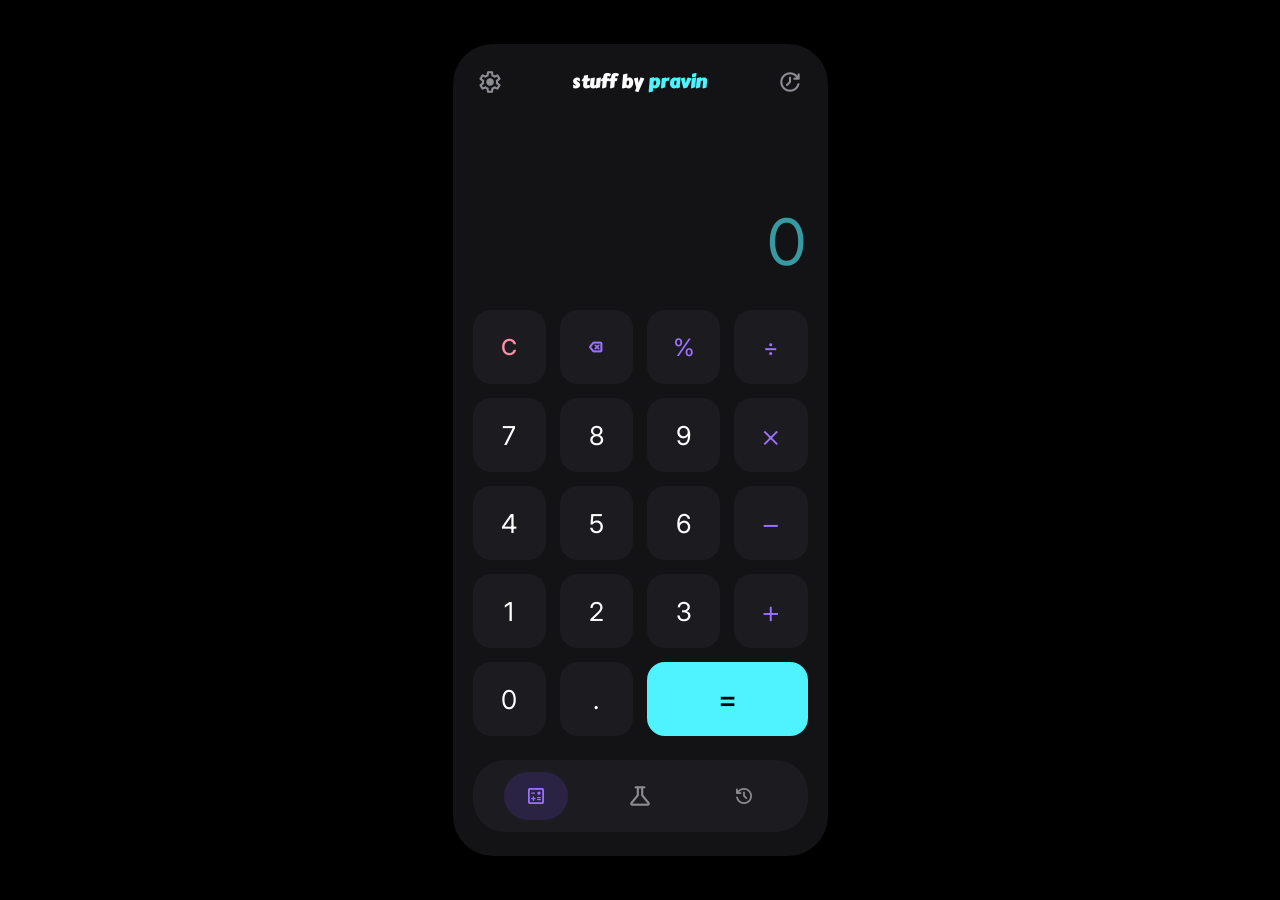
<file: calculator/index.html>
<!DOCTYPE html>
<html lang="en">
<head>
    <meta charset="UTF-8">
    <meta name="viewport" content="width=device-width, initial-scale=1.0">
    <title>Pravins calc</title>
    <link rel="stylesheet" href="styles.css">
    <link rel="preconnect" href="https://fonts.googleapis.com">
    <link rel="preconnect" href="https://fonts.gstatic.com" crossorigin>
    <link href="https://fonts.googleapis.com/css2?family=Inter:wght@300;400;500;600&display=swap" rel="stylesheet">
    <link rel="preconnect" href="https://fonts.googleapis.com">
<link rel="preconnect" href="https://fonts.gstatic.com" crossorigin>
<link href="https://fonts.googleapis.com/css2?family=Carter+One&family=Josefin+Sans:ital,wght@0,100..700;1,100..700&display=swap" rel="stylesheet">
    <link href="https://fonts.googleapis.com/css2?family=Material+Symbols+Rounded:opsz,wght,FILL,GRAD@24,400,0,0" rel="stylesheet" />
</head>
<body>
    <div class="app-container">
        <!-- Top Header -->
        <header class="header">
            <span class="material-symbols-rounded icon">settings</span>
            <h1 class="title">stuff by <span>pravin</span></h1>
            <span class="material-symbols-rounded icon" style="transform: scaleX(-1);">history</span>
        </header>

        <!-- Display Area -->
        <div class="display">
            <input type="text" class="current-result" placeholder="0" >
        </div>

        <!-- Keypad Grid -->
        <div class="keypad">
            <button class="key key-clear">C</button>
            <button class="key key-op">
                <span class="material-symbols-rounded" style="font-size: 20px; font-weight: 600;">backspace</span>
            </button>
            <button class="key key-op">%</button>
            <button class="key key-op">&divide;</button>

            <button class="key">7</button>
            <button class="key">8</button>
            <button class="key">9</button>
            <button class="key key-op" style="font-size: 32px; font-weight: 300;">&times;</button>

            <button class="key">4</button>
            <button class="key">5</button>
            <button class="key">6</button>
            <button class="key key-op" style="font-size: 32px; font-weight: 300;">&minus;</button>

            <button class="key">1</button>
            <button class="key">2</button>
            <button class="key">3</button>
            <button class="key key-op" style="font-size: 32px; font-weight: 300;">&plus;</button>

            <button class="key">0</button>
            <button class="key">.</button>
            <button class="key key-equals">=</button>
        </div>

        <!-- Bottom Navigation -->
        <nav class="bottom-nav">
            <div class="nav-item active">
                <span class="material-symbols-rounded" style="font-size: 22px;">calculate</span>
            </div>
            <div class="nav-item">
                <span class="material-symbols-rounded" style="font-size: 26px;">science</span>
            </div>
            <div class="nav-item">
                <span class="material-symbols-rounded" style="font-size: 22px;">history</span>
            </div>
        </nav>
    </div>
    <script src="script.js"></script>
</body>
</html>
</file>
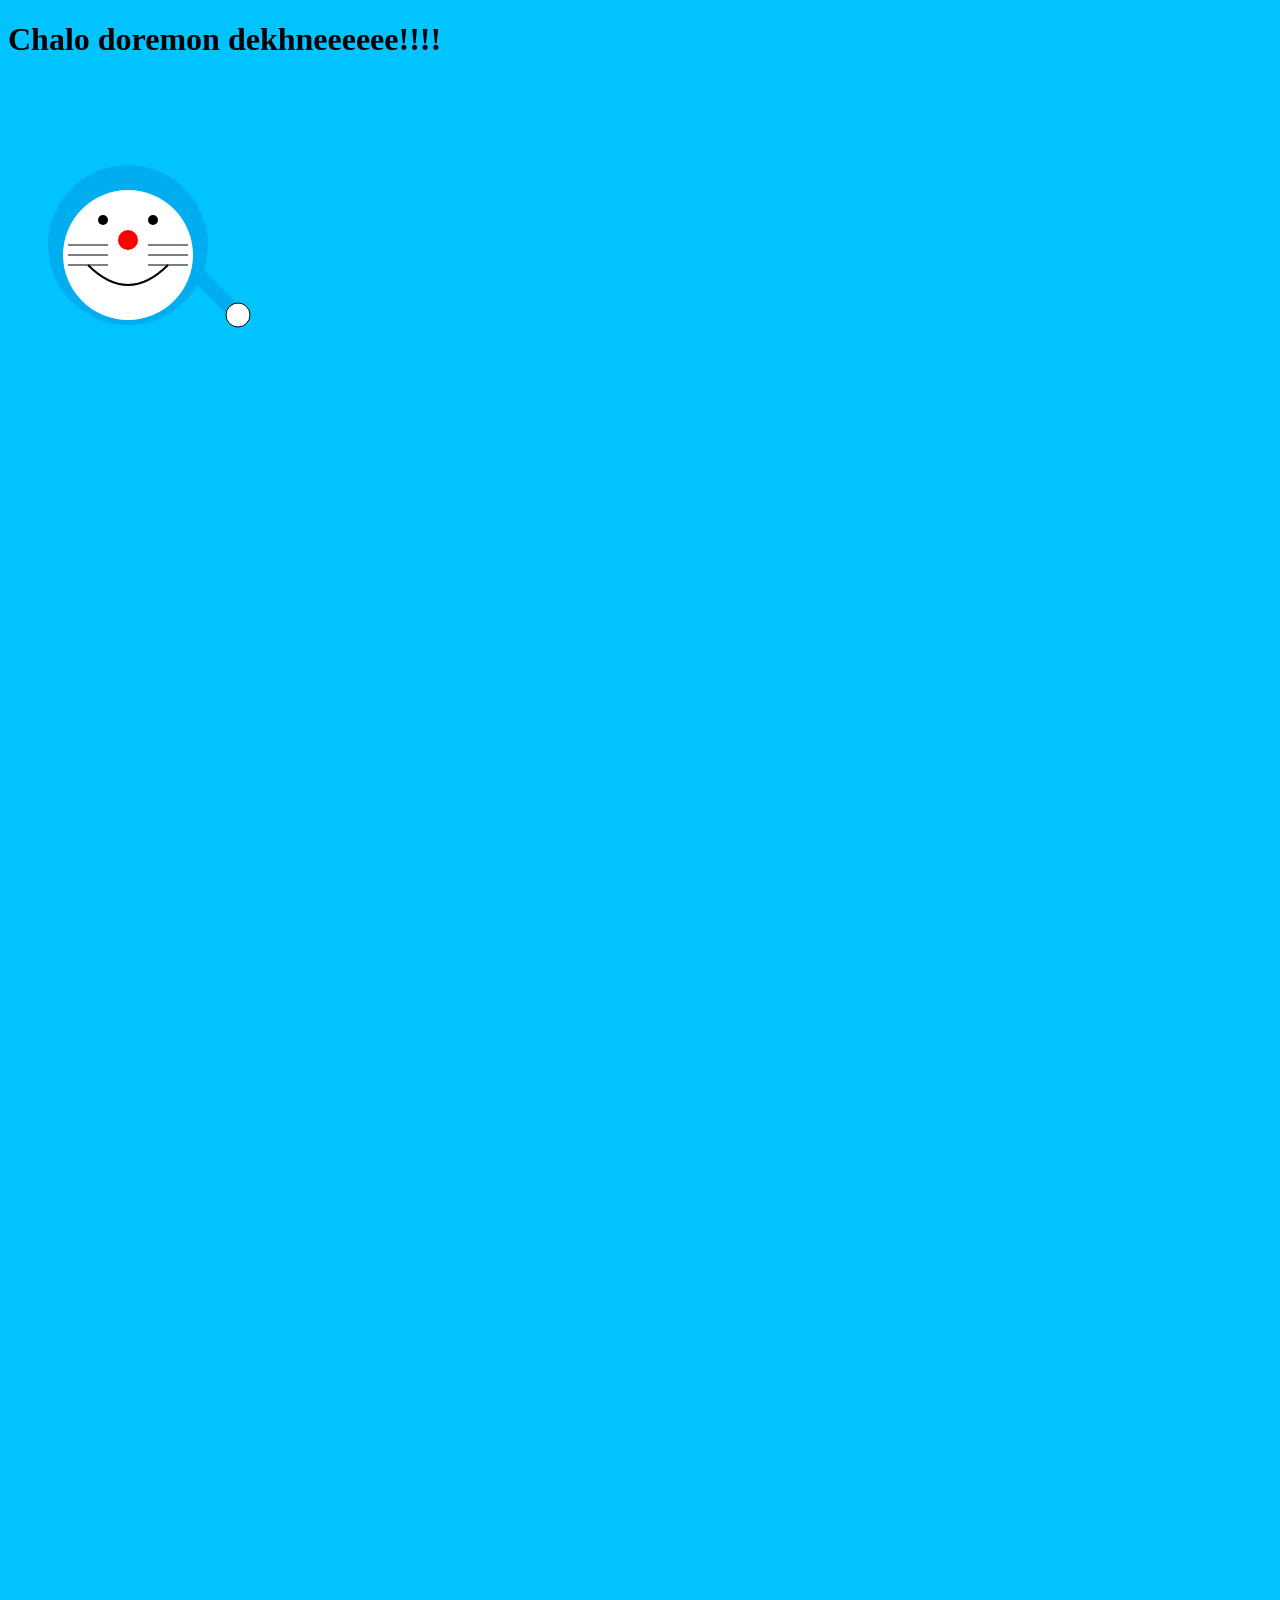
<file: lec 10 pro/index.html>
<!DOCTYPE html>
<html lang="en">
<head>
    <meta charset="UTF-8">
    <meta name="viewport" content="width=device-width, initial-scale=1.0">
    <link rel="stylesheet" href="style.css">
    <title>Document</title>
</head>
<body>
    <h1>Chalo doremon dekhneeeeee!!!!</h1>
    <svg width="250" height="250" viewBox="0 0 250 250">
  <!-- Face -->
  <circle cx="120" cy="100" r="80" fill="#00AEEF" />

  <!-- White face -->
  <circle cx="120" cy="110" r="65" fill="white" />

  <!-- Eyes -->
  <circle cx="95" cy="70" r="15" fill="white"/>
  <circle cx="145" cy="70" r="15" fill="white"/>
  <circle cx="95" cy="75" r="5" fill="black"/>
  <circle cx="145" cy="75" r="5" fill="black"/>

  <!-- Nose -->
  <circle cx="120" cy="95" r="10" fill="red"/>

  <!-- Mouth -->
  <path d="M80 120 Q120 160 160 120" stroke="black" stroke-width="2" fill="none"/>

  <!-- Whiskers -->
  <line x1="60" y1="100" x2="100" y2="100" stroke="black"/>
  <line x1="60" y1="110" x2="100" y2="110" stroke="black"/>
  <line x1="60" y1="120" x2="100" y2="120" stroke="black"/>

  <line x1="140" y1="100" x2="180" y2="100" stroke="black"/>
  <line x1="140" y1="110" x2="180" y2="110" stroke="black"/>
  <line x1="140" y1="120" x2="180" y2="120" stroke="black"/>

  <!-- Right Hand (simple arm + hand) -->
  <line x1="190" y1="130" x2="220" y2="160" stroke="#00AEEF" stroke-width="15" stroke-linecap="round"/>
  <circle cx="230" cy="170" r="12" fill="white" stroke="black"/>
</svg>
<video src="" poster=""></video>
<iframe width="560" height="315" src="https://www.youtube.com/embed/oCpJtyBWTes?si=9MYORtxMSipgfK0j" title="YouTube video player" frameborder="0" allow="accelerometer; autoplay; clipboard-write; encrypted-media; gyroscope; picture-in-picture; web-share" referrerpolicy="strict-origin-when-cross-origin" allowfullscreen></iframe>
<iframe width="560" height="315" src="https://www.youtube.com/embed/oCpJtyBWTes?si=9MYORtxMSipgfK0j" title="YouTube video player" frameborder="0" allow="accelerometer; autoplay; clipboard-write; encrypted-media; gyroscope; picture-in-picture; web-share" referrerpolicy="strict-origin-when-cross-origin" allowfullscreen></iframe>
<iframe width="560" height="315" src="https://www.youtube.com/embed/oCpJtyBWTes?si=9MYORtxMSipgfK0j" title="YouTube video player" frameborder="0" allow="accelerometer; autoplay; clipboard-write; encrypted-media; gyroscope; picture-in-picture; web-share" referrerpolicy="strict-origin-when-cross-origin" allowfullscreen></iframe>
<iframe width="560" height="315" src="https://www.youtube.com/embed/oCpJtyBWTes?si=9MYORtxMSipgfK0j" title="YouTube video player" frameborder="0" allow="accelerometer; autoplay; clipboard-write; encrypted-media; gyroscope; picture-in-picture; web-share" referrerpolicy="strict-origin-when-cross-origin" allowfullscreen></iframe>
<iframe width="560" height="315" src="https://www.youtube.com/embed/oCpJtyBWTes?si=9MYORtxMSipgfK0j" title="YouTube video player" frameborder="0" allow="accelerometer; autoplay; clipboard-write; encrypted-media; gyroscope; picture-in-picture; web-share" referrerpolicy="strict-origin-when-cross-origin" allowfullscreen></iframe>
<iframe width="560" height="315" src="https://www.youtube.com/embed/oCpJtyBWTes?si=9MYORtxMSipgfK0j" title="YouTube video player" frameborder="0" allow="accelerometer; autoplay; clipboard-write; encrypted-media; gyroscope; picture-in-picture; web-share" referrerpolicy="strict-origin-when-cross-origin" allowfullscreen></iframe>
<iframe width="560" height="315" src="https://www.youtube.com/embed/oCpJtyBWTes?si=9MYORtxMSipgfK0j" title="YouTube video player" frameborder="0" allow="accelerometer; autoplay; clipboard-write; encrypted-media; gyroscope; picture-in-picture; web-share" referrerpolicy="strict-origin-when-cross-origin" allowfullscreen></iframe>
<iframe width="560" height="315" src="https://www.youtube.com/embed/oCpJtyBWTes?si=9MYORtxMSipgfK0j" title="YouTube video player" frameborder="0" allow="accelerometer; autoplay; clipboard-write; encrypted-media; gyroscope; picture-in-picture; web-share" referrerpolicy="strict-origin-when-cross-origin" allowfullscreen></iframe>
<audio src="Chutiya samjha mereko Hindustani bhau meme.mp3"  autoplay></audio>
</body>
</html>
</file>
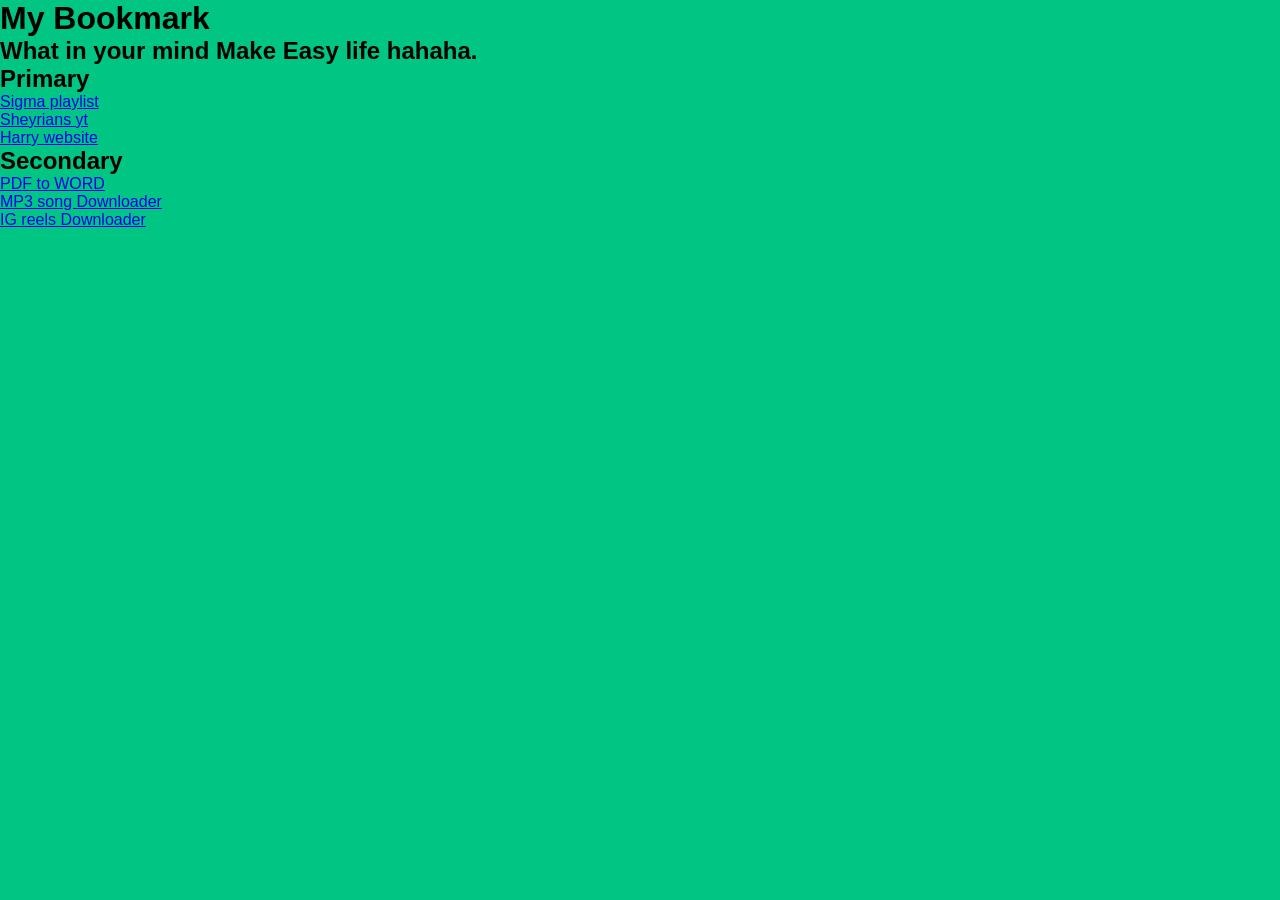
<file: lec 4/index.html>
<!DOCTYPE html>
<html lang="en">
<head>
    <meta charset="UTF-8">
    <meta name="viewport" content="width=device-width, initial-scale=1.0">
    <title>Book marked by @she.left.Pravin </title>
    <link href="style.css" rel="stylesheet">
</head>
<body>
    <h1>My Bookmark</h1>
    <h2>What in your mind Make Easy life hahaha.</h2>
    <h2>Primary</h2>
    <p><a target="_blank" href="https://www.youtube.com/watch?v=tVzUXW6siu0&list=PLu0W_9lII9agq5TrH9XLIKQvv0iaF2X3w">Sigma playlist</a></p>
    <p><a target="_blank" href="https://www.youtube.com/@sheryians">Sheyrians yt</a></p>
    <p><a target="_blank" href="https://www.codewithharry.com/courses/the-ultimate-job-ready-data-science-course?gad_source=1&gad_campaignid=22796777913&gbraid=0AAAAAqQsM_3xMFv3HtcMbBiz0Tr7ZB-pe&gclid=Cj0KCQjwp7jOBhDGARIsABe7C4dO8yDCeAPndCXEOF8WXthR6vd-3oI7cvC8JR4YvokRqPcYfCaoonAaAn6BEALw_wcB">Harry website</a></p>
    
    <h2>Secondary</h2>
    <p><a target="_blank" href="https://www.ilovepdf.com/pdf_to_word">PDF to WORD</a></p>
     <p><a target="_blank" href="https://v1.y2mate.nu/">MP3 song Downloader</a></p>
    <p><a target="_blank" href="https://sssinstagram.com/reels-downloader">IG reels Downloader</a></p>
</body>
</html>
</file>
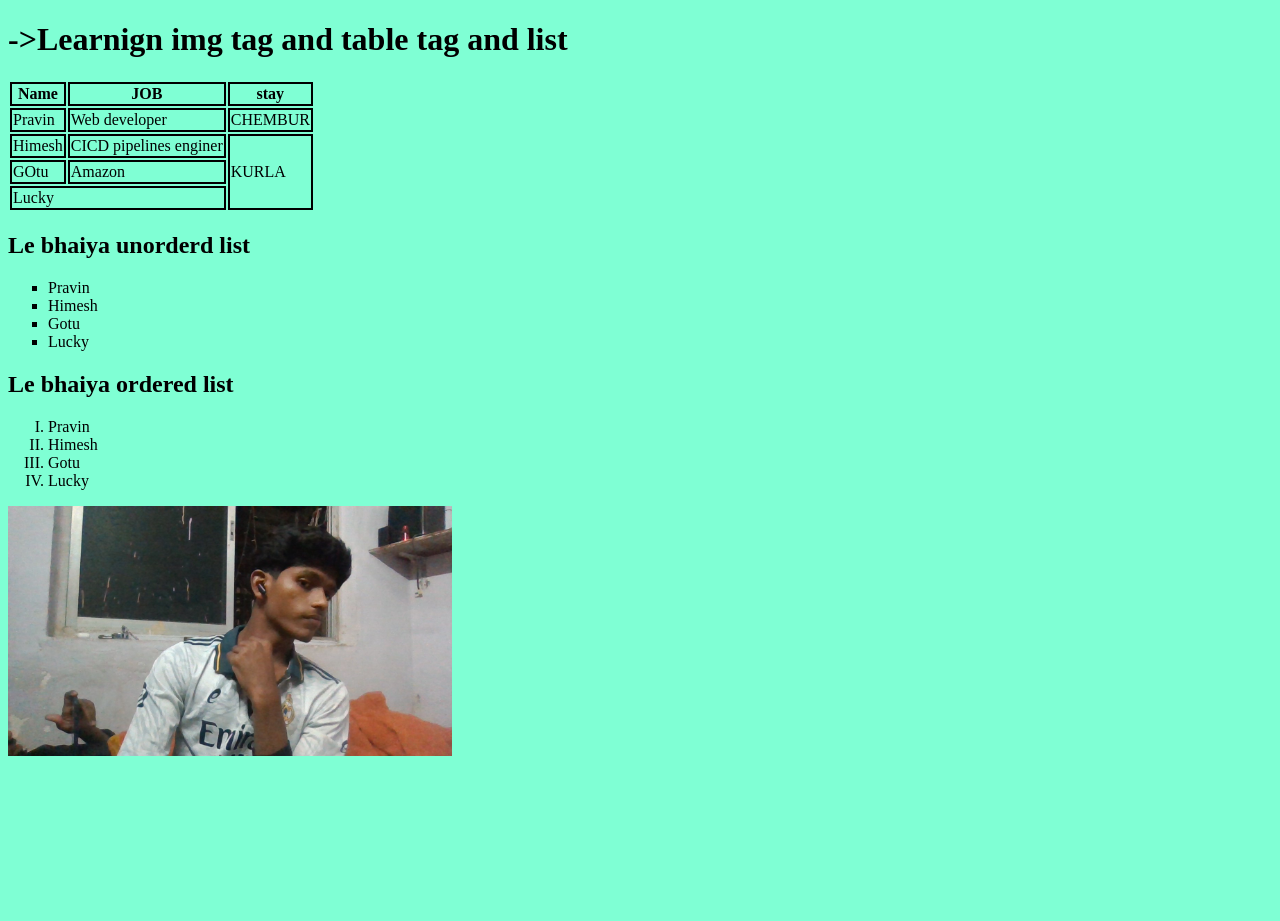
<file: lec 5/index.html>
<!DOCTYPE html>
<html lang="en">
<head>
    <meta charset="UTF-8">
    <meta name="viewport" content="width=device-width, initial-scale=1.0">
    <title>Document</title>
    <link rel="stylesheet" href="style.css">
</head>
<body>
    <h1>->Learnign img tag and table tag and list</h1>

    <table>
        <tr>
            <th>Name</th>
            <th>JOB</th>
            <th>stay</th>
        </tr>

        <tr>
            <td>Pravin</td>
            <td>Web developer</td>
            <td>CHEMBUR</td>
        </tr>

         <tr>
            <td>Himesh</td>
            <td>CICD pipelines enginer</td>
            <td rowspan="3">KURLA</td>
        </tr>
         <tr>
            <td>GOtu</td>
            <td>Amazon</td>
     
        </tr>
            <tr>
            <td colspan="2">Lucky</td>

        </tr>
    </table>
<h2>Le bhaiya unorderd list</h2>
    <ul type="square">
        <li>Pravin</li>
        <li>Himesh</li>
        <li>Gotu</li>
        <li>Lucky</li>
    </ul>

    <h2>Le bhaiya ordered list</h2>
    <ol type="I">
        <li>Pravin</li>
        <li>Himesh</li>
        <li>Gotu</li>
        <li>Lucky</li>
    </ol>
    
    <img height="250" src="WIN_20260320_23_09_42_Pro.jpg" alt="Pravin hai re">
</body>
</html>
</file>
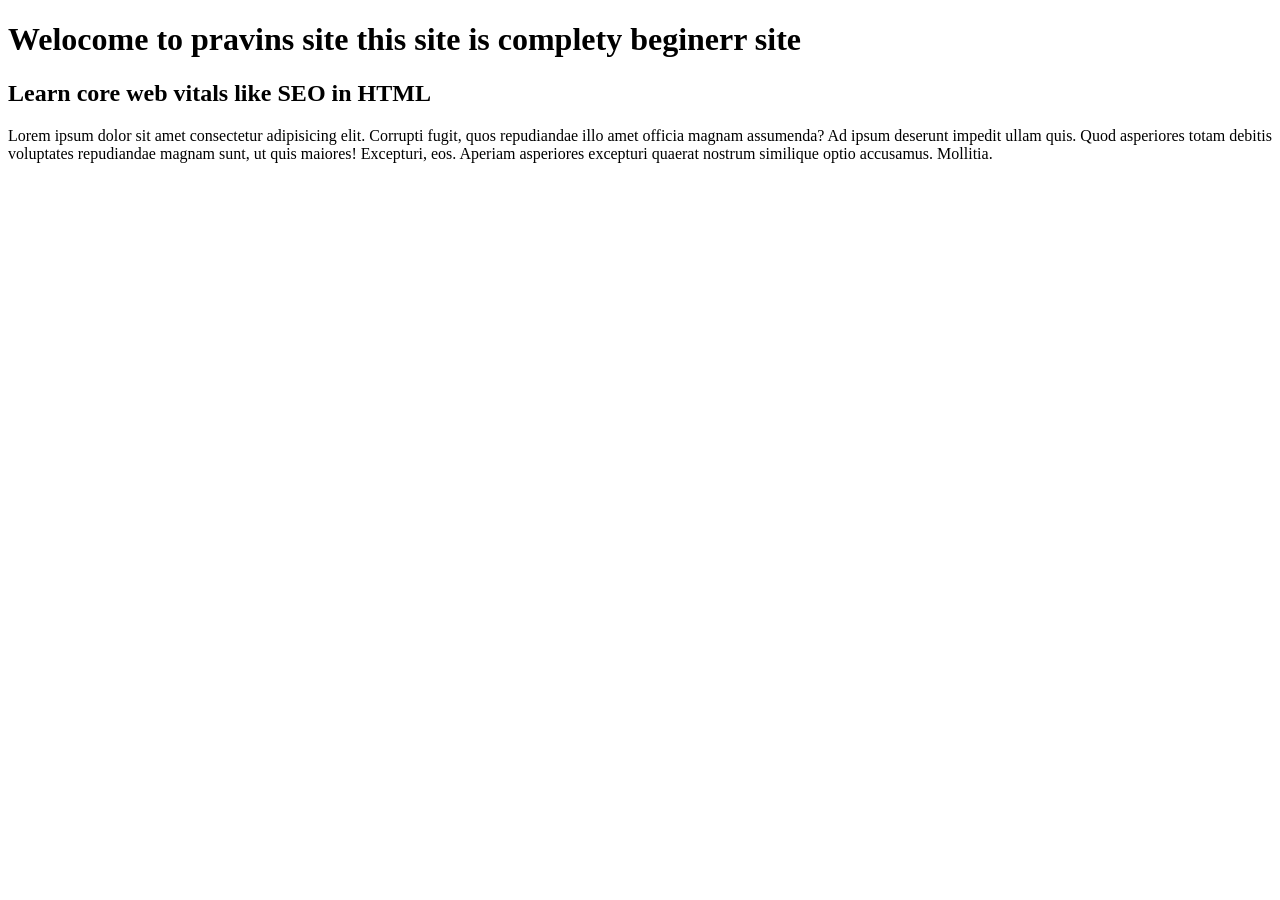
<file: lec 6/index.html>
<!DOCTYPE html>
<html lang="en">
<head>
    <meta charset="UTF-8">
    <meta name="viewport" content="width=device-width, initial-scale=1.0">
    <title>About pravin</title>
</head>
<body>
    <h1>Welocome to pravins site this site is complety beginerr site</h1>
    <h2>Learn core web vitals like SEO in HTML</h2>
    <p>Lorem ipsum dolor sit amet consectetur adipisicing elit. Corrupti fugit, quos repudiandae illo amet officia magnam assumenda? Ad ipsum deserunt impedit ullam quis. Quod asperiores totam debitis voluptates repudiandae magnam sunt, ut quis maiores! Excepturi, eos. Aperiam asperiores excepturi quaerat nostrum similique optio accusamus. Mollitia.</p>
</body>
</html>
</file>
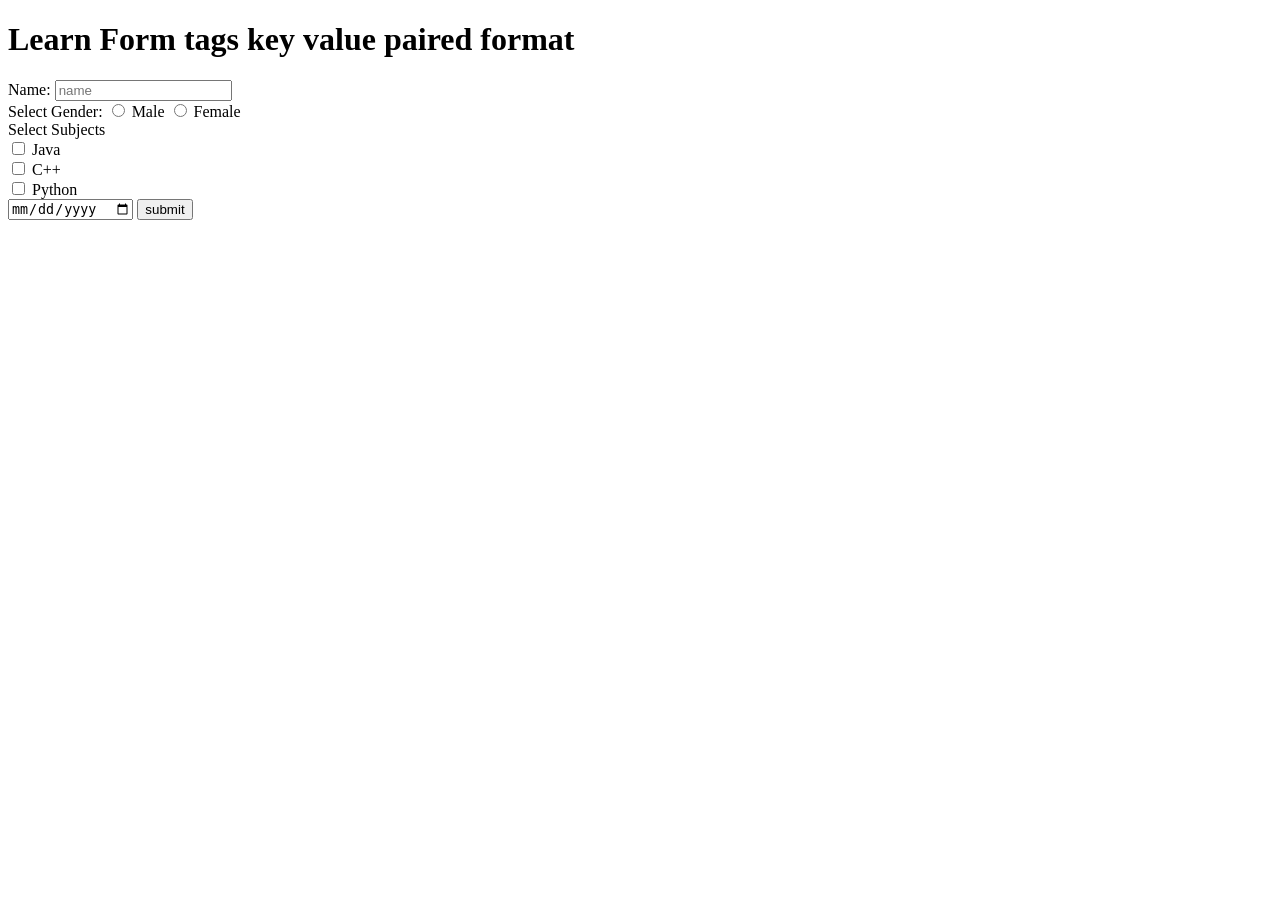
<file: lec 7/index.html>
<!DOCTYPE html>
<html lang="en">
<head>
    <meta charset="UTF-8">
    <meta name="viewport" content="width=device-width, initial-scale=1.0">
    <title>Document</title>
</head>
<body>
    <h1>Learn Form tags key value paired format</h1>
    <form action="get">
        <label for = "name">Name:</label>
        <input placeholder="name" type="text" name="name" id="name" id="name">
        <div></div>
        <label for =gender >Select Gender:</label>
        <input type="radio" name="gender" value="male" id="male">
        <label for ="male" >Male</label>
        <input type="radio" name="gender" value="female" id="female">
        <label for ="female" >Female</label>
        <div></div>
        <label for="sub">Select Subjects</label>
        <br>
        <input type="checkbox" name="sub" value="java" id="java">
        <label for="java" >Java</label>
             <br>
        <input type="checkbox" name="sub" value="c++" id="c++"> 
           <label for="c++" >C++</label>        <br>
        <input type="checkbox" name="sub" value="python" id="python"> 
           <label for="python" >Python</label>     <br>

        <div></div>
        <input type="date">
        <input type="submit" value="submit">   
    </form>
    
</body>
</html>
</file>
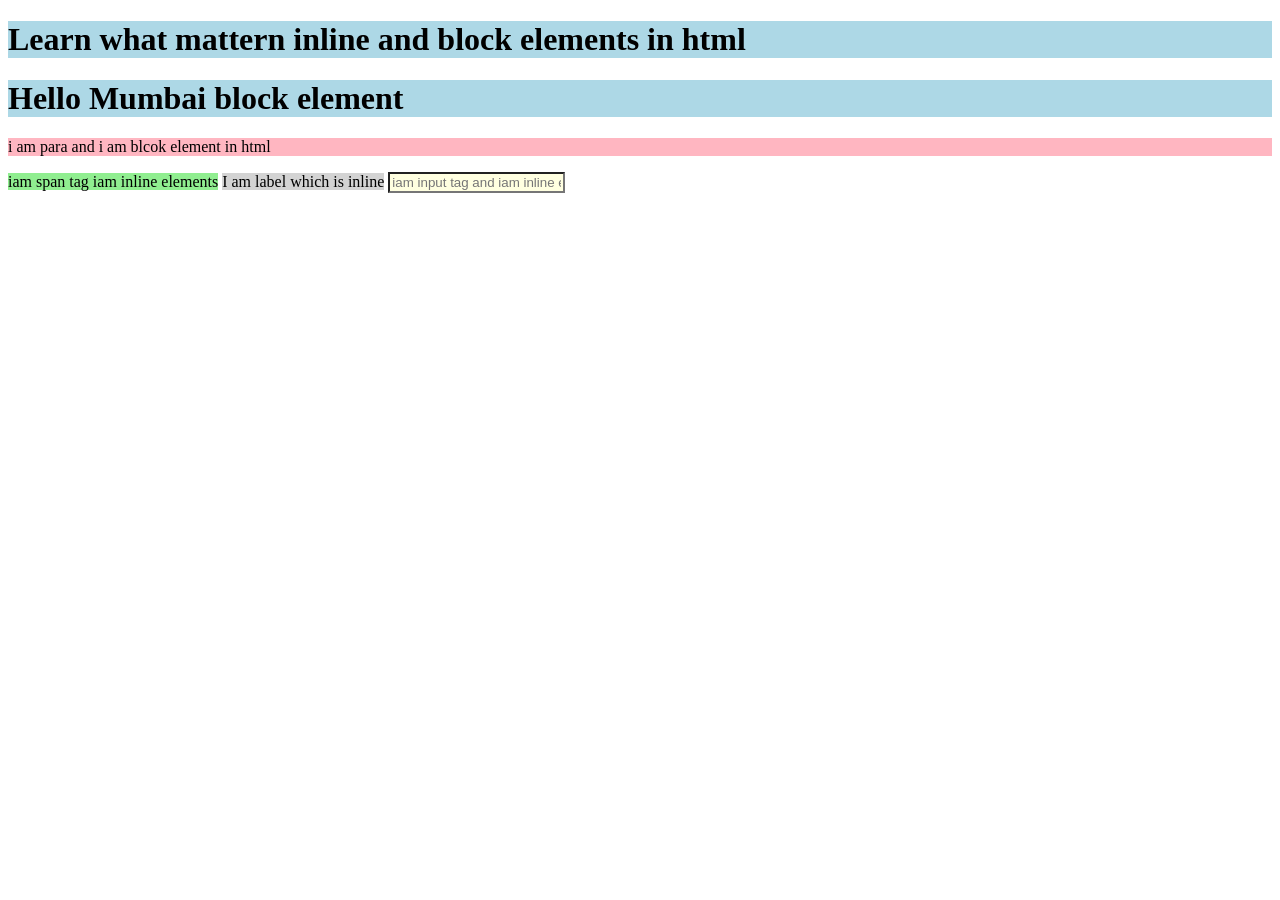
<file: lec 8/index.html>
<!DOCTYPE html>
<html lang="en">
<head>
    <meta charset="UTF-8">
    <meta name="viewport" content="width=device-width, initial-scale=1.0">
    <link rel="stylesheet" href="style.css">
    <title>Inline and block elements</title>
</head>
<body>
    <h1>Learn what mattern inline and block elements in html</h1>
    <h1>Hello Mumbai block element</h1>
    <p> i am para and i am blcok element in html</p>
    <span> iam span tag iam inline elements</span>
    <label for="inline">I am label which is inline</label>
    <input type="text" placeholder="iam input tag and iam inline element">
</body>
</html>
</file>
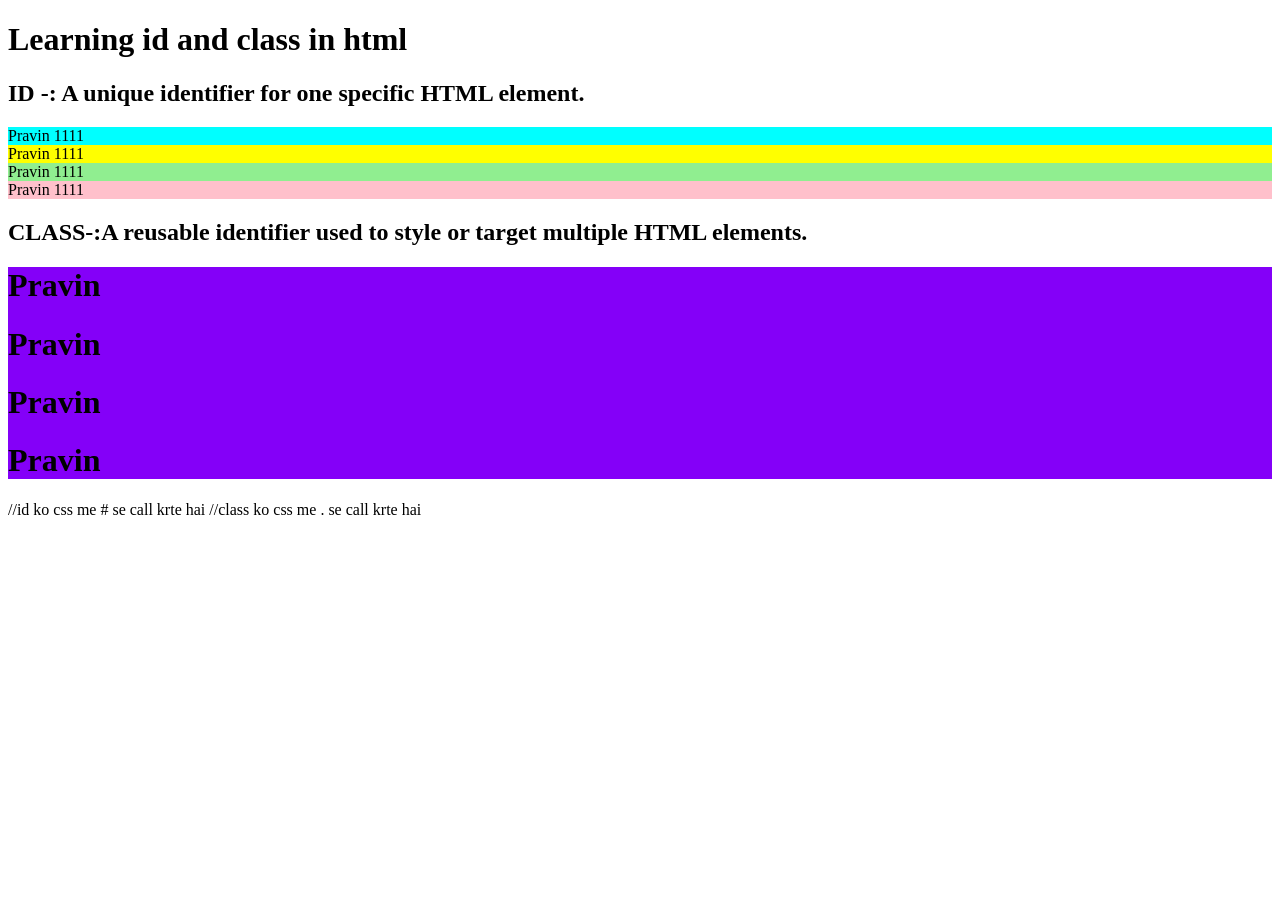
<file: lec 9/index.html>
<!DOCTYPE html>
<html lang="en">
<head>
    <meta charset="UTF-8">
    <meta name="viewport" content="width=device-width, initial-scale=1.0">
    <link rel="stylesheet" href="style.css">
    <title>ID and CLASS</title>
</head>
<body>
    <h1>Learning id and class in html</h1>
    <h2>ID -: A unique identifier for one specific HTML element.</h2>
    <div id="pencard">Pravin 1111</div>
    <div id="adharcard">Pravin 1111</div>
    <div id="clgid">Pravin 1111</div>
    <div id="password">Pravin 1111</div>
    
    <h2>CLASS-:A reusable identifier used to style or target multiple HTML elements.</h2>
    <div class="pencard">
        <h1>Pravin</h1>
        <h1>Pravin</h1>
        <h1>Pravin</h1>
        <h1>Pravin</h1>
    </div>

    //id ko css me # se call krte hai
    //class ko css me . se call krte hai
</body>
</html>
</file>
<file: calculator/styles.css>
:root {
    --bg-main: #131315;
    --bg-botnav: #1c1c20;
    --key-bg: #1c1c20;
    --key-hover: #26262b;
    --text-primary: #ffffff;
    --text-secondary: #8c8c93;
    --accent-cyan: #4ff3ff;
    --accent-purple: #9c73ff;
    --accent-pink: #ff8ca8;
    --nav-active-bg: #2b2344;
}

* {
    box-sizing: border-box;
    margin: 0;
    padding: 0;
    -webkit-tap-highlight-color: transparent;
}

body {
    background-color: #000000;
    display: flex;
    justify-content: center;
    align-items: center;
    min-height: 100vh;
    font-family: 'Inter', sans-serif;
    color: var(--text-primary);
      font-family: "Carter One", system-ui;
      background-image: url("https://img.freepik.com/free-vector/abstract-horizontal-grid-lines-graph-style-graphic-design_1017-39918.jpg?semt=ais_hybrid&w=740&q=80");
}

.app-container {
    width: 375px;
    height: 812px;
    background-color: var(--bg-main);
    border-radius: 40px;
    padding: 24px 20px;
    display: flex;
    flex-direction: column;
    box-shadow: 0 20px 50px rgba(0,0,0,0.6);
    position: relative;
}

.header {
    display: flex;
    justify-content: space-between;
    align-items: center;
    margin-bottom: 20px;
    padding: 0 4px;
}

.header .icon {
    color: var(--text-secondary);
    font-size: 26px;
    cursor: pointer;
}

.title {
    font-size: 18px;
    font-weight: 600;
    letter-spacing: 0.3px;
}

.title span{
    color: #4ff3ff;
}
.display {
    flex-grow: 1;
    display: flex;
    flex-direction: column;
    justify-content: flex-end;
    align-items: flex-end;
    margin-bottom: 30px;
    padding-right: 4px;
}

.current-result {
    width: 100%;
    background: transparent;
    border: none;
    text-align: right;
    font-size: 64px;
    color: var(--accent-cyan);
    font-weight: 400;
    font-family: 'Inter', sans-serif;
    letter-spacing: -2px;
    outline: none;
}

.current-result::placeholder {
    color: var(--accent-cyan);
    opacity: 0.6;
}

.keypad {
    display: grid;
    grid-template-columns: repeat(4, 1fr);
    gap: 14px;
    margin-bottom: 24px;
}

.key {
    background-color: var(--key-bg);
    border: none;
    border-radius: 18px;
    height: 74px;
    font-size: 26px;
    font-weight: 400;
    color: var(--text-primary);
    font-family: 'Inter', sans-serif;
    cursor: pointer;
    display: flex;
    justify-content: center;
    align-items: center;
    transition: background-color 0.2s ease;
}

.key:hover {
    background-color: var(--key-hover);
}

.key-clear {
    color: var(--accent-pink);
    font-size: 22px;
    font-weight: 500;
}

.key-op {
    color: var(--accent-purple);
    font-size: 24px;
}

.key-equals {
    background-color: var(--accent-cyan);
    color: #000;
    grid-column: span 2;
    border-radius: 18px;
    font-size: 30px;
    font-weight: 500;
}

.key-equals:hover {
    background-color: #6effff;
}

.bottom-nav {
    display: flex;
    justify-content: space-around;
    align-items: center;
    background-color: var(--bg-botnav);
    padding: 12px;
    border-radius: 32px;
    margin-top: auto;
}

.nav-item {
    width: 64px;
    height: 48px;
    border-radius: 24px;
    display: flex;
    justify-content: center;
    align-items: center;
    color: var(--text-secondary);
    cursor: pointer;
    transition: all 0.2s ease;
}

.nav-item.active {
    background-color: var(--nav-active-bg);
    color: var(--accent-purple);
}
</file>
<file: lec 10 pro/style.css>
body,html{
    background-color: rgb(0, 195, 255);
}
</file>
<file: lec 4/style.css>
*{
    padding: 0%;
    margin: 0%;
    box-sizing: border-box;
}
html,body{
    height: 100%;
    width: 100%;
    background-color: rgb(0, 197, 131);
    color: black;
  font-family: 'Inter', sans-serif;
}
</file>
<file: lec 5/style.css>
*{

    box-sizing: border-box;
}
body,html{
    height: 100%;
    width: 100%;
    background-color: aquamarine;
    color: black;

   
}
th,td{
    border: 2px solid black;
}
</file>
<file: lec 8/style.css>
h1{
    background-color: lightblue;
}
p{
    background-color: lightpink;
}
span{
    background-color: lightgreen;
}
input{
    background-color: lightyellow;
}
label{
    background-color: lightgray;
}
</file>
<file: lec 9/style.css>
#pencard{
    background-color: aqua;
}
#adharcard{
    background-color: yellow;
}
#password{
    background-color: pink;
}
#clgid{
    background-color: lightgreen;
}
.pencard{
    background-color: rgb(132, 0, 248);
}
</file>
